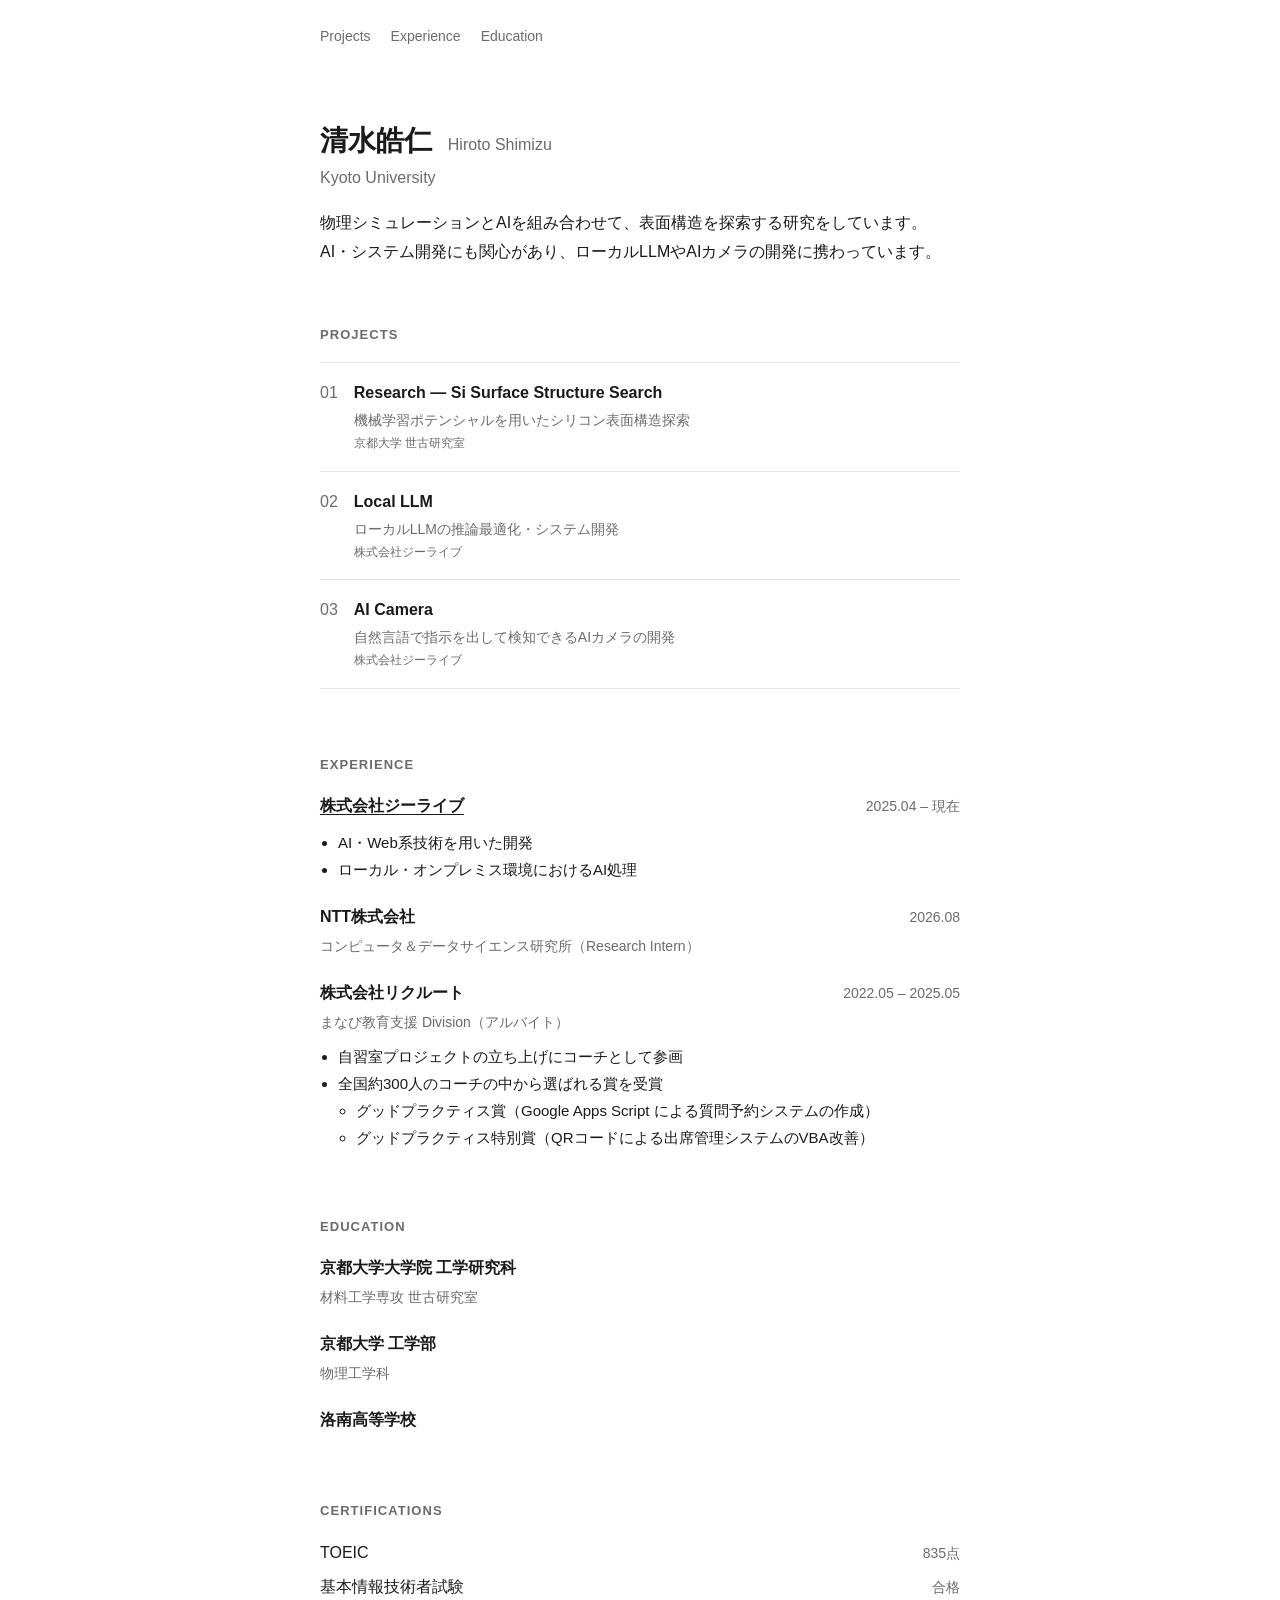
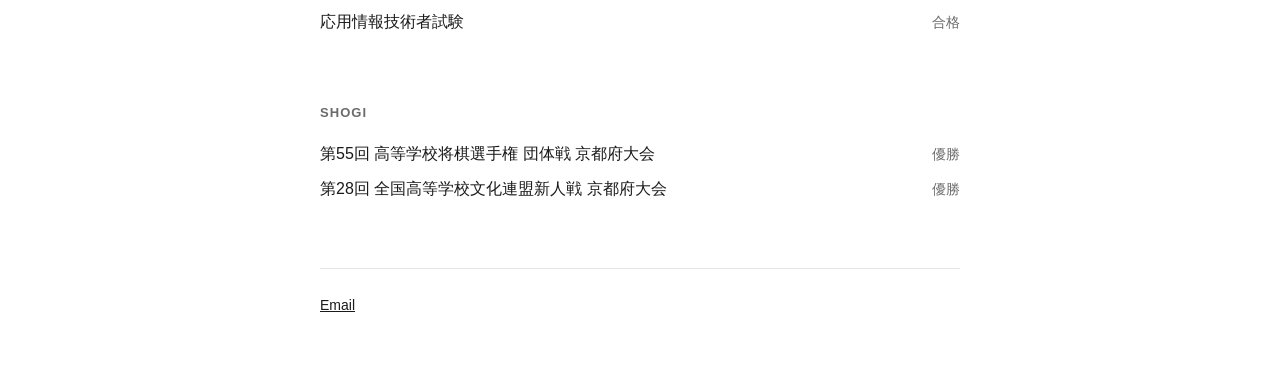
<file: index.html>
<!doctype html>
<html lang="ja">
<head>
  <meta charset="utf-8">
  <meta name="viewport" content="width=device-width, initial-scale=1">
  <meta name="robots" content="noindex">
  <title>清水皓仁 | Portfolio</title>
  <meta name="description" content="京都大学大学院 工学研究科。機械学習ポテンシャルを用いたシリコン表面構造探索、ローカルLLM、AIカメラの開発。">
  <link rel="stylesheet" href="style.css">
</head>
<body>
  <header class="site-header">
    <nav class="nav">
      <a href="#projects">Projects</a>
      <a href="#experience">Experience</a>
      <a href="#education">Education</a>
    </nav>
  </header>

  <main>
    <section class="intro">
      <h1>清水皓仁 <span class="name-en">Hiroto Shimizu</span></h1>
      <p class="affiliation">Kyoto University</p>
      <p class="bio">物理シミュレーションとAIを組み合わせて、表面構造を探索する研究をしています。<br>AI・システム開発にも関心があり、ローカルLLMやAIカメラの開発に携わっています。</p>
    </section>

    <section id="projects">
      <h2>Projects</h2>
      <ol class="projects">
        <li>
          <a href="projects/research.html">
            <span class="num">01</span>
            <span class="body">
              <span class="title">Research — Si Surface Structure Search</span>
              <span class="desc">機械学習ポテンシャルを用いたシリコン表面構造探索</span>
              <span class="where">京都大学 世古研究室</span>
            </span>
          </a>
        </li>
        <li>
          <a href="projects/local-llm.html">
            <span class="num">02</span>
            <span class="body">
              <span class="title">Local LLM</span>
              <span class="desc">ローカルLLMの推論最適化・システム開発</span>
              <span class="where">株式会社ジーライブ</span>
            </span>
          </a>
        </li>
        <li>
          <a href="projects/ai-camera.html">
            <span class="num">03</span>
            <span class="body">
              <span class="title">AI Camera</span>
              <span class="desc">自然言語で指示を出して検知できるAIカメラの開発</span>
              <span class="where">株式会社ジーライブ</span>
            </span>
          </a>
        </li>
      </ol>
    </section>

    <section id="experience">
      <h2>Experience</h2>
      <div class="entry">
        <div class="entry-head">
          <h3><a href="https://geelive-inc.jp" target="_blank" rel="noopener">株式会社ジーライブ</a></h3>
          <span class="period">2025.04 – 現在</span>
        </div>
        <ul>
          <li>AI・Web系技術を用いた開発</li>
          <li>ローカル・オンプレミス環境におけるAI処理</li>
        </ul>
      </div>
      <div class="entry">
        <div class="entry-head">
          <h3>NTT株式会社</h3>
          <span class="period">2026.08</span>
        </div>
        <p>コンピュータ＆データサイエンス研究所（Research Intern）</p>
      </div>
      <div class="entry">
        <div class="entry-head">
          <h3>株式会社リクルート</h3>
          <span class="period">2022.05 – 2025.05</span>
        </div>
        <p>まなび教育支援 Division（アルバイト）</p>
        <ul>
          <li>自習室プロジェクトの立ち上げにコーチとして参画</li>
          <li>全国約300人のコーチの中から選ばれる賞を受賞
            <ul>
              <li>グッドプラクティス賞（Google Apps Script による質問予約システムの作成）</li>
              <li>グッドプラクティス特別賞（QRコードによる出席管理システムのVBA改善）</li>
            </ul>
          </li>
        </ul>
      </div>
    </section>

    <section id="education">
      <h2>Education</h2>
      <div class="entry">
        <div class="entry-head">
          <h3>京都大学大学院 工学研究科</h3>
        </div>
        <p>材料工学専攻 世古研究室</p>
      </div>
      <div class="entry">
        <div class="entry-head">
          <h3>京都大学 工学部</h3>
        </div>
        <p>物理工学科</p>
      </div>
      <div class="entry">
        <div class="entry-head">
          <h3>洛南高等学校</h3>
        </div>
      </div>
    </section>

    <section id="certifications">
      <h2>Certifications</h2>
      <ul class="rows">
        <li><span>TOEIC</span><span class="result">835点</span></li>
        <li><span>基本情報技術者試験</span><span class="result">合格</span></li>
        <li><span>応用情報技術者試験</span><span class="result">合格</span></li>
      </ul>
    </section>

    <section id="shogi">
      <h2>Shogi</h2>
      <ul class="rows">
        <li><span>第55回 高等学校将棋選手権 団体戦 京都府大会</span><span class="result">優勝</span></li>
        <li><span>第28回 全国高等学校文化連盟新人戦 京都府大会</span><span class="result">優勝</span></li>
      </ul>
    </section>
  </main>

  <footer class="site-footer">
    <a href="mailto:hirotoshimizu432@gmail.com">Email</a>
  </footer>
</body>
</html>
</file>
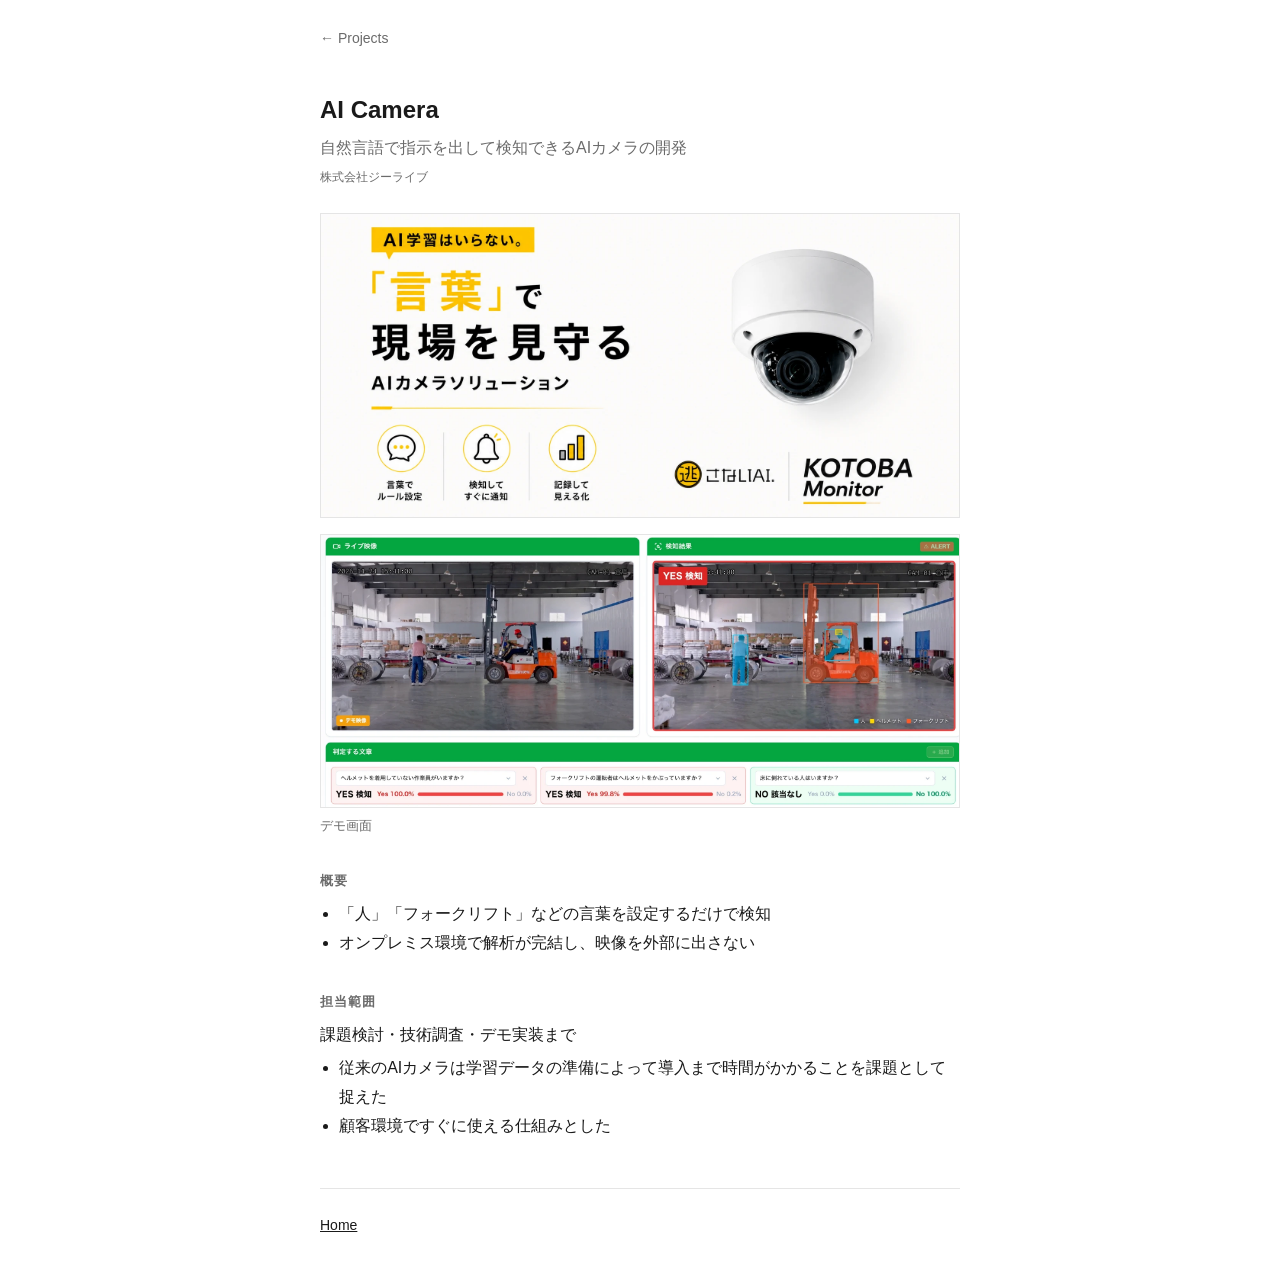
<file: projects/ai-camera.html>
<!doctype html>
<html lang="ja">
<head>
  <meta charset="utf-8">
  <meta name="viewport" content="width=device-width, initial-scale=1">
  <meta name="robots" content="noindex">
  <title>AI Camera | 清水皓仁</title>
  <meta name="description" content="自然言語で指示を出して検知できるAIカメラの開発">
  <link rel="stylesheet" href="../style.css">
</head>
<body>
  <header class="site-header">
    <a class="back" href="../index.html#projects">← Projects</a>
  </header>

  <main class="project-page">
    <section class="intro">
      <h1>AI Camera</h1>
      <p class="lead">自然言語で指示を出して検知できるAIカメラの開発</p>
      <p class="where">株式会社ジーライブ</p>
    </section>

    <figure>
      <a href="../images/ai-camera.webp">
        <img src="../images/ai-camera.webp" width="1672" height="794"
          alt="KOTOBA Monitor の紹介画像。「言葉」で現場を見守るAIカメラソリューション。言葉でルール設定、検知してすぐに通知、記録して見える化。">
      </a>
    </figure>

    <figure>
      <a href="../images/ai-camera-demo.webp">
        <img src="../images/ai-camera-demo.webp" width="2000" height="852"
          alt="デモ画面。倉庫のライブ映像と、人・ヘルメット・フォークリフトを色分けした検知結果を並べて表示。下に「ヘルメットを着用していない作業員がいますか？」などの文章ごとの判定（YES 検知 / NO 該当なし）が並ぶ。">
      </a>
      <figcaption>デモ画面</figcaption>
    </figure>

    <section>
      <h2>概要</h2>
      <ul>
        <li>「人」「フォークリフト」などの言葉を設定するだけで検知</li>
        <li>オンプレミス環境で解析が完結し、映像を外部に出さない</li>
      </ul>
    </section>

    <section>
      <h2>担当範囲</h2>
      <p>課題検討・技術調査・デモ実装まで</p>
      <ul>
        <li>従来のAIカメラは学習データの準備によって導入まで時間がかかることを課題として捉えた</li>
        <li>顧客環境ですぐに使える仕組みとした</li>
      </ul>
    </section>

  </main>

  <footer class="site-footer">
    <a href="../index.html">Home</a>
  </footer>
</body>
</html>
</file>
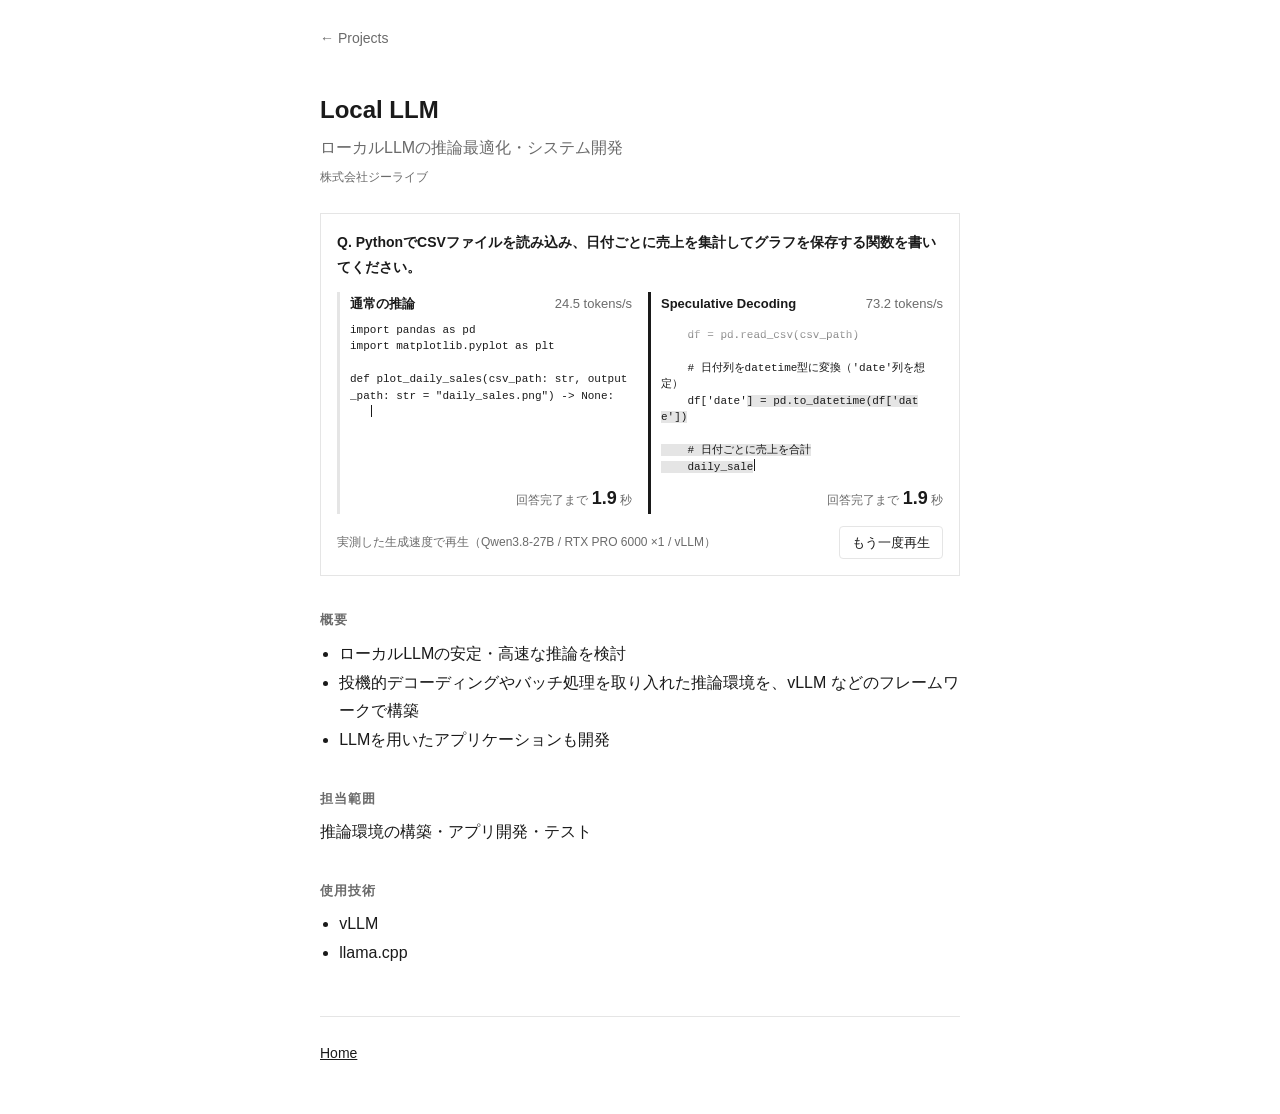
<file: projects/local-llm.html>
<!doctype html>
<html lang="ja">
<head>
  <meta charset="utf-8">
  <meta name="viewport" content="width=device-width, initial-scale=1">
  <meta name="robots" content="noindex">
  <title>Local LLM | 清水皓仁</title>
  <meta name="description" content="ローカルLLMの推論最適化・システム開発">
  <link rel="stylesheet" href="../style.css">
</head>
<body>
  <header class="site-header">
    <a class="back" href="../index.html#projects">← Projects</a>
  </header>

  <main class="project-page">
    <section class="intro">
      <h1>Local LLM</h1>
      <p class="lead">ローカルLLMの推論最適化・システム開発</p>
      <p class="where">株式会社ジーライブ</p>
    </section>

    <figure class="race">
      <p class="race-q">Q. PythonでCSVファイルを読み込み、日付ごとに売上を集計してグラフを保存する関数を書いてください。</p>
      <div class="race-lanes">
        <div class="race-lane" data-key="base">
          <div class="race-head"><span class="race-name">通常の推論</span><span class="race-rate"></span></div>
          <pre class="race-text" aria-hidden="true"></pre>
          <div class="race-foot">回答完了まで <span class="race-time">0.0</span> 秒</div>
        </div>
        <div class="race-lane is-fast" data-key="fast">
          <div class="race-head"><span class="race-name">Speculative Decoding</span><span class="race-rate"></span></div>
          <pre class="race-text" aria-hidden="true"></pre>
          <div class="race-foot">回答完了まで <span class="race-time">0.0</span> 秒</div>
        </div>
      </div>
      <div class="race-bottom">
        <figcaption>実測した生成速度で再生（Qwen3.8-27B / RTX PRO 6000 ×1 / vLLM）</figcaption>
        <button type="button" class="race-replay">もう一度再生</button>
      </div>
    </figure>

    <section>
      <h2>概要</h2>
      <ul>
        <li>ローカルLLMの安定・高速な推論を検討</li>
        <li>投機的デコーディングやバッチ処理を取り入れた推論環境を、vLLM などのフレームワークで構築</li>
        <li>LLMを用いたアプリケーションも開発</li>
      </ul>
    </section>

    <section>
      <h2>担当範囲</h2>
      <p>推論環境の構築・アプリ開発・テスト</p>
    </section>

    <section>
      <h2>使用技術</h2>
      <ul>
        <li>vLLM</li>
        <li>llama.cpp</li>
      </ul>
    </section>

  </main>

  <footer class="site-footer">
    <a href="../index.html">Home</a>
  </footer>

  <script type="application/json" id="race-data">
{"answer": "import pandas as pd\nimport matplotlib.pyplot as plt\n\ndef plot_daily_sales(csv_path: str, output_path: str = \"daily_sales.png\") -> None:\n    \"\"\"\n    CSVファイルを読み込み、日付ごとに売上を集計してグラフを保存する。\n\n    Args:\n        csv_path: 読み込むCSVファイルのパス\n        output_path: 保存するグラフのファイルパス\n    \"\"\"\n    df = pd.read_csv(csv_path)\n\n    # 日付列をdatetime型に変換（'date'列を想定）\n    df['date'] = pd.to_datetime(df['date'])\n\n    # 日付ごとに売上を合計\n    daily_sales = df.groupby('date')['sales'].sum().reset_index()\n\n    # グラフ作成\n    plt.figure(figsize=(12, 6))\n    plt.plot(daily_sales['date'], daily_sales['sales'], marker='o', linestyle='-')\n    plt.title('Daily Sales')\n    plt.xlabel('Date')\n    plt.ylabel('Sales')\n    plt.xticks(rotation=45)\n    plt.tight_layout()\n    plt.savefig(output_path)\n    plt.close()", "tokens": 253, "base": 24.5, "fast": 73.2, "bursts": [3, 4, 2, 4, 3, 1, 4, 3, 2, 3]}
  </script>
  <script>
  (() => {
    const D = JSON.parse(document.getElementById('race-data').textContent);
    const fig = document.querySelector('.race');
    const reduce = matchMedia('(prefers-reduced-motion: reduce)').matches;

    const chars = [...D.answer];
    const tokens = Array.from({ length: D.tokens }, (_, i) =>
      chars.slice(Math.round(i * chars.length / D.tokens), Math.round((i + 1) * chars.length / D.tokens)).join(''));

    const lanes = [...fig.querySelectorAll('.race-lane')].map(el => {
      const fast = el.dataset.key === 'fast';
      const rate = fast ? D.fast : D.base;
      el.querySelector('.race-rate').textContent = rate.toFixed(1) + ' tokens/s';
      const steps = [];
      let i = 0, t = 0, b = 0;
      while (i < tokens.length) {
        const n = fast ? Math.min(D.bursts[b++ % D.bursts.length], tokens.length - i) : 1;
        t += n / rate; i += n;
        steps.push({ at: t, n });
      }
      return { el, fast, steps, total: t, text: el.querySelector('.race-text'), time: el.querySelector('.race-time') };
    });

    let raf = 0;
    function play() {
      cancelAnimationFrame(raf);
      lanes.forEach(l => {
        l.shown = 0; l.idx = 0;
        l.el.classList.remove('is-done');
        l.text.innerHTML = '<span class="cursor"></span>';
        l.text.classList.remove('is-scrolled');
        l.time.textContent = '0.0';
      });
      if (reduce) {
        lanes.forEach(l => { l.text.textContent = D.answer; l.time.textContent = l.total.toFixed(1); l.el.classList.add('is-done'); });
        return;
      }
      const t0 = performance.now();
      const tick = now => {
        const t = (now - t0) / 1000;
        let running = false;
        lanes.forEach(l => {
          while (l.idx < l.steps.length && l.steps[l.idx].at <= t) {
            const s = l.steps[l.idx++];
            const chunk = tokens.slice(l.shown, l.shown + s.n).join('');
            l.shown += s.n;
            const cursor = l.text.querySelector('.cursor');
            if (l.fast) {
              const span = document.createElement('span');
              span.className = 'burst';
              span.textContent = chunk;
              l.text.insertBefore(span, cursor);
              setTimeout(() => span.classList.add('settled'), 250);
            } else {
              l.text.insertBefore(document.createTextNode(chunk), cursor);
            }
            l.text.scrollTop = l.text.scrollHeight;
            l.text.classList.toggle('is-scrolled', l.text.scrollTop > 0);
          }
          if (l.idx < l.steps.length) {
            running = true;
            l.time.textContent = t.toFixed(1);
          } else if (!l.el.classList.contains('is-done')) {
            l.time.textContent = l.total.toFixed(1);
            l.el.classList.add('is-done');
            l.text.querySelector('.cursor')?.remove();
          }
        });
        if (running) raf = requestAnimationFrame(tick);
      };
      raf = requestAnimationFrame(tick);
    }

    fig.querySelector('.race-replay').addEventListener('click', play);
    const io = new IntersectionObserver(es => {
      if (es.some(e => e.isIntersecting)) { io.disconnect(); play(); }
    }, { threshold: 0.3 });
    io.observe(fig);
  })();
  </script>
</body>
</html>
</file>
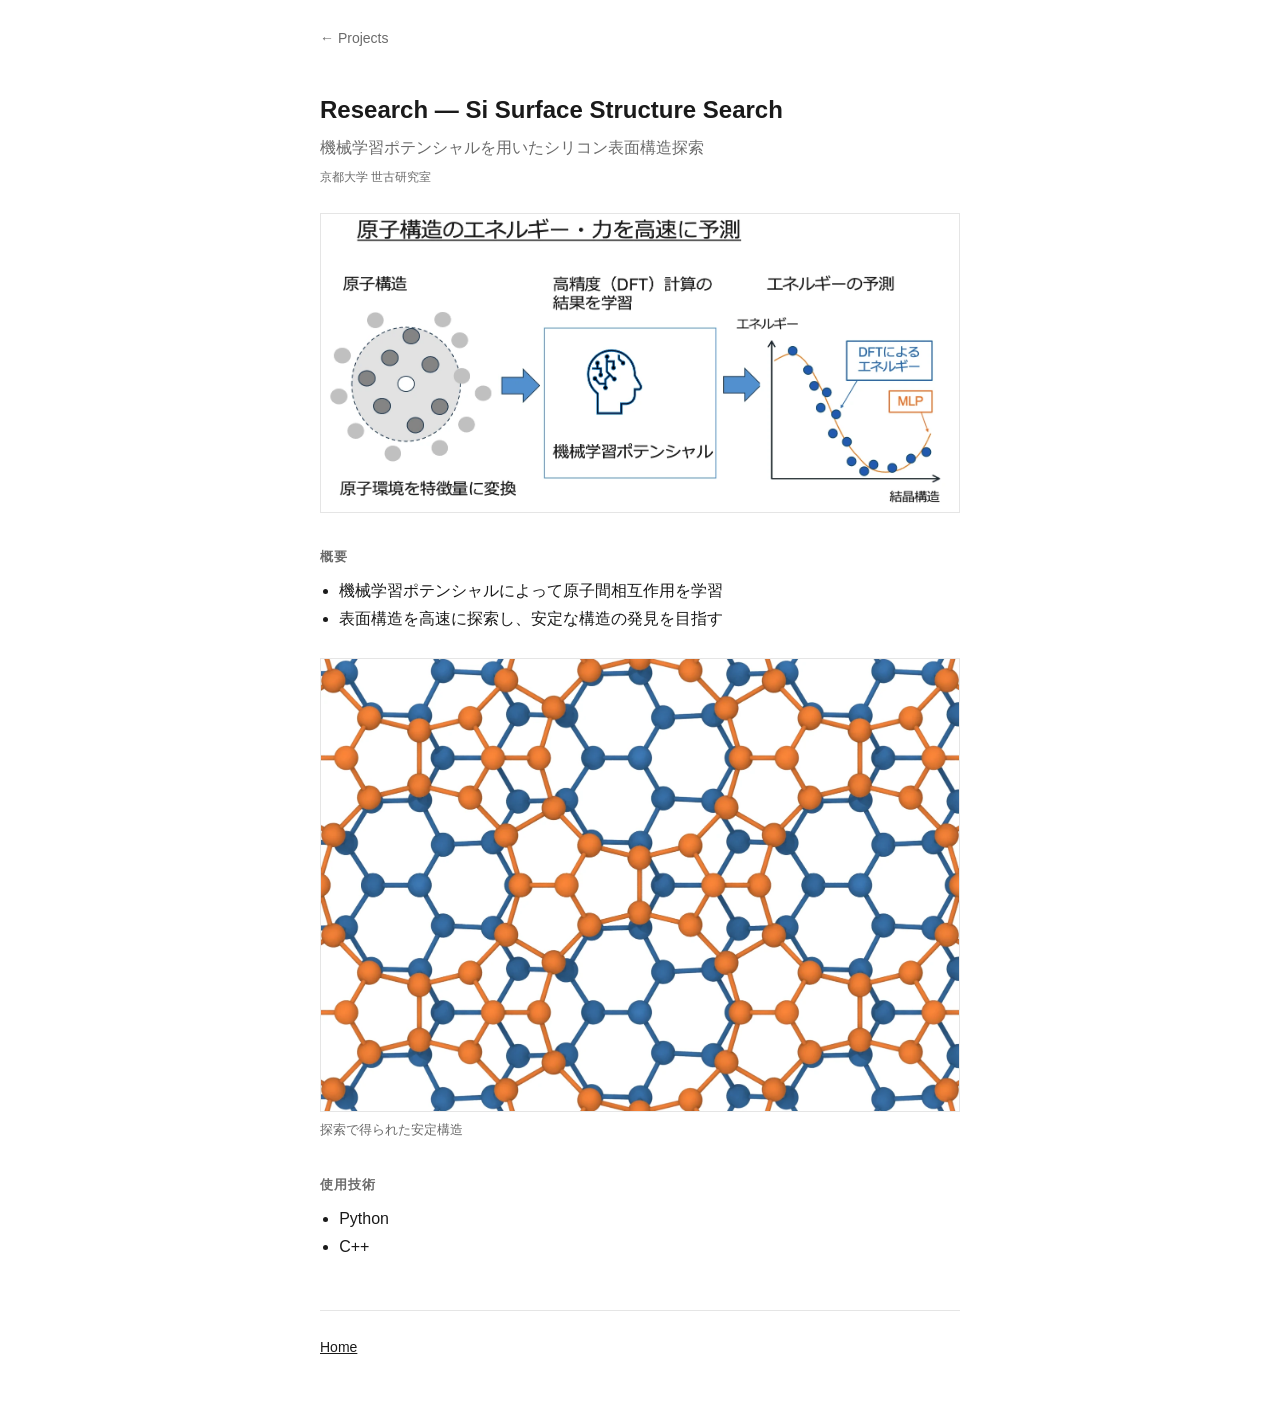
<file: projects/research.html>
<!doctype html>
<html lang="ja">
<head>
  <meta charset="utf-8">
  <meta name="viewport" content="width=device-width, initial-scale=1">
  <meta name="robots" content="noindex">
  <title>Research — Si Surface Structure Search | 清水皓仁</title>
  <meta name="description" content="機械学習ポテンシャルを用いたシリコン表面構造探索">
  <link rel="stylesheet" href="../style.css">
</head>
<body>
  <header class="site-header">
    <a class="back" href="../index.html#projects">← Projects</a>
  </header>

  <main class="project-page">
    <section class="intro">
      <h1>Research — Si Surface Structure Search</h1>
      <p class="lead">機械学習ポテンシャルを用いたシリコン表面構造探索</p>
      <p class="where">京都大学 世古研究室</p>
    </section>

    <figure>
      <a href="../images/research.webp">
        <img src="../images/research.webp" width="1497" height="700"
          alt="機械学習ポテンシャルの概要。原子構造の周りの原子環境を特徴量に変換し、高精度（DFT）計算の結果を学習して、結晶構造ごとのエネルギーを予測する。">
      </a>
    </figure>

    <section>
      <h2>概要</h2>
      <ul>
        <li>機械学習ポテンシャルによって原子間相互作用を学習</li>
        <li>表面構造を高速に探索し、安定な構造の発見を目指す</li>
      </ul>
    </section>

    <figure>
      <a href="../images/research-structure.webp">
        <img src="../images/research-structure.webp" width="1600" height="1133"
          alt="探索で得られたシリコン表面の安定構造を上から見た図。青とオレンジの原子が六員環などの網目状につながっている。">
      </a>
      <figcaption>探索で得られた安定構造</figcaption>
    </figure>

    <section>
      <h2>使用技術</h2>
      <ul>
        <li>Python</li>
        <li>C++</li>
      </ul>
    </section>

  </main>

  <footer class="site-footer">
    <a href="../index.html">Home</a>
  </footer>
</body>
</html>
</file>
<file: style.css>
:root {
  --bg: #ffffff;
  --text: #1a1a1a;
  --muted: #6b6b6b;
  --line: #e5e5e5;
  --link: #1a1a1a;
  --hover: #f5f5f5;
  --burst: rgba(0, 0, 0, 0.1);
}

@media (prefers-color-scheme: dark) {
  :root {
    --bg: #141414;
    --text: #e8e8e8;
    --muted: #9a9a9a;
    --line: #2c2c2c;
    --link: #e8e8e8;
    --hover: #1e1e1e;
    --burst: rgba(255, 255, 255, 0.16);
  }
}

* {
  box-sizing: border-box;
}

html {
  scroll-behavior: smooth;
}

body {
  margin: 0 auto;
  max-width: 680px;
  padding: 0 20px;
  background: var(--bg);
  color: var(--text);
  font-family: -apple-system, BlinkMacSystemFont, "Hiragino Sans", "Hiragino Kaku Gothic ProN",
    "Noto Sans JP", "Yu Gothic", Meiryo, sans-serif;
  font-size: 16px;
  line-height: 1.8;
  -webkit-text-size-adjust: 100%;
}

a {
  color: var(--link);
}

.site-header {
  padding: 24px 0;
}

.nav {
  display: flex;
  gap: 20px;
  font-size: 14px;
}

.nav a {
  color: var(--muted);
  text-decoration: none;
}

.nav a:hover {
  color: var(--text);
}

.intro {
  padding: 48px 0 24px;
}

h1 {
  margin: 0;
  font-size: 28px;
  font-weight: 700;
  line-height: 1.4;
}

.name-en {
  margin-left: 8px;
  color: var(--muted);
  font-size: 16px;
  font-weight: 400;
}

.affiliation {
  margin: 4px 0 0;
  color: var(--muted);
}

.bio {
  margin: 16px 0 0;
}

section {
  padding: 32px 0;
  scroll-margin-top: 16px;
}

h2 {
  margin: 0 0 16px;
  font-size: 13px;
  font-weight: 600;
  letter-spacing: 0.08em;
  text-transform: uppercase;
  color: var(--muted);
}

h3 {
  margin: 0;
  font-size: 16px;
  font-weight: 600;
}

.projects {
  margin: 0;
  padding: 0;
  list-style: none;
  border-top: 1px solid var(--line);
}

.projects li {
  border-bottom: 1px solid var(--line);
}

.projects a {
  display: flex;
  gap: 16px;
  padding: 16px 8px;
  margin: 0 -8px;
  text-decoration: none;
  color: inherit;
}

.projects a:hover {
  background: var(--hover);
}

.projects .num {
  flex-shrink: 0;
  color: var(--muted);
  font-variant-numeric: tabular-nums;
}

.projects .body {
  display: flex;
  flex-direction: column;
}

.projects .title {
  font-weight: 600;
}

.projects .desc {
  color: var(--muted);
  font-size: 14px;
}

.where {
  color: var(--muted);
  font-size: 12px;
}

.entry h3 a {
  color: inherit;
  text-decoration-thickness: 1px;
  text-underline-offset: 3px;
}

.entry + .entry {
  margin-top: 20px;
}

.entry-head {
  display: flex;
  flex-wrap: wrap;
  justify-content: space-between;
  align-items: baseline;
  gap: 0 16px;
}

.period {
  color: var(--muted);
  font-size: 14px;
  font-variant-numeric: tabular-nums;
}

.entry p {
  margin: 2px 0 0;
  color: var(--muted);
  font-size: 14px;
}

.entry ul {
  margin: 8px 0 0;
  padding-left: 1.2em;
  font-size: 15px;
}

.entry ul ul {
  margin-top: 0;
}

.rows {
  margin: 0;
  padding: 0;
  list-style: none;
}

.rows li {
  display: flex;
  justify-content: space-between;
  align-items: baseline;
  gap: 16px;
}

.rows li + li {
  margin-top: 6px;
}

.rows .result {
  flex-shrink: 0;
  color: var(--muted);
  font-size: 14px;
}

.site-footer {
  margin-top: 32px;
  padding: 24px 0 48px;
  border-top: 1px solid var(--line);
  font-size: 14px;
}

.site-footer .sep {
  margin: 0 8px;
  color: var(--muted);
}

.back {
  font-size: 14px;
  color: var(--muted);
  text-decoration: none;
}

.back:hover {
  color: var(--text);
}

.project-page h1 {
  font-size: 24px;
}

.project-page .lead {
  margin: 8px 0 0;
  color: var(--muted);
}

.project-page section {
  padding: 16px 0;
}

.project-page section h2 {
  margin-bottom: 8px;
}

.project-page section p {
  margin: 0;
}

.project-page section p + ul {
  margin-top: 4px;
}

.project-page ul {
  margin: 0;
  padding-left: 1.2em;
}

.project-page .where {
  margin: 4px 0 0;
}

.project-page figure {
  margin: 8px 0 16px;
}

.project-page img {
  display: block;
  max-width: 100%;
  height: auto;
  border: 1px solid var(--line);
}

.project-page figcaption {
  margin-top: 6px;
  color: var(--muted);
  font-size: 13px;
}

.race {
  padding: 16px;
  border: 1px solid var(--line);
}

.race-q {
  margin: 0 0 12px;
  font-size: 14px;
  font-weight: 600;
}

.race-lanes {
  display: grid;
  grid-template-columns: 1fr 1fr;
  gap: 16px;
}

.race-lane {
  min-width: 0;
  padding-left: 10px;
  border-left: 3px solid var(--line);
}

.race-lane.is-fast {
  border-left-color: var(--text);
}

.race-head {
  display: flex;
  flex-wrap: wrap;
  justify-content: space-between;
  align-items: baseline;
  gap: 0 8px;
  font-size: 13px;
}

.race-name {
  font-weight: 600;
}

.race-rate {
  color: var(--muted);
  font-variant-numeric: tabular-nums;
}

.race-text {
  height: 14em;
  margin: 6px 0 0;
  overflow: hidden;
  font: 11px/1.5 ui-monospace, SFMono-Regular, Menlo, Consolas, monospace;
  white-space: pre-wrap;
  word-break: break-all;
  color: var(--text);
}

.race-text.is-scrolled {
  -webkit-mask-image: linear-gradient(to bottom, transparent 0, #000 2.5em);
  mask-image: linear-gradient(to bottom, transparent 0, #000 2.5em);
}

.race-text .cursor {
  display: inline-block;
  width: 1px;
  height: 1.1em;
  margin-left: 1px;
  vertical-align: -0.15em;
  background: var(--text);
  animation: race-blink 1s steps(1) infinite;
}

@keyframes race-blink {
  50% {
    opacity: 0;
  }
}

.race-text .burst {
  background: var(--burst);
  transition: background 0.6s;
}

.race-text .burst.settled {
  background: transparent;
}

.race-foot {
  margin-top: 6px;
  text-align: right;
  font-size: 12px;
  color: var(--muted);
}

.race-time {
  font-size: 18px;
  font-weight: 700;
  color: var(--text);
  font-variant-numeric: tabular-nums;
}

.race-bottom {
  display: flex;
  flex-wrap: wrap;
  justify-content: space-between;
  align-items: center;
  gap: 8px 12px;
  margin-top: 12px;
}

.project-page .race figcaption {
  margin: 0;
  font-size: 12px;
}

.race-replay {
  padding: 4px 12px;
  border: 1px solid var(--line);
  border-radius: 4px;
  background: var(--bg);
  color: var(--text);
  font: inherit;
  font-size: 13px;
  cursor: pointer;
}

.race-replay:hover {
  background: var(--hover);
}

@media (max-width: 600px) {
  .race {
    padding: 12px;
  }

  .race-lanes {
    grid-template-columns: 1fr;
  }

  .race-text {
    height: 9em;
  }
}
</file>
